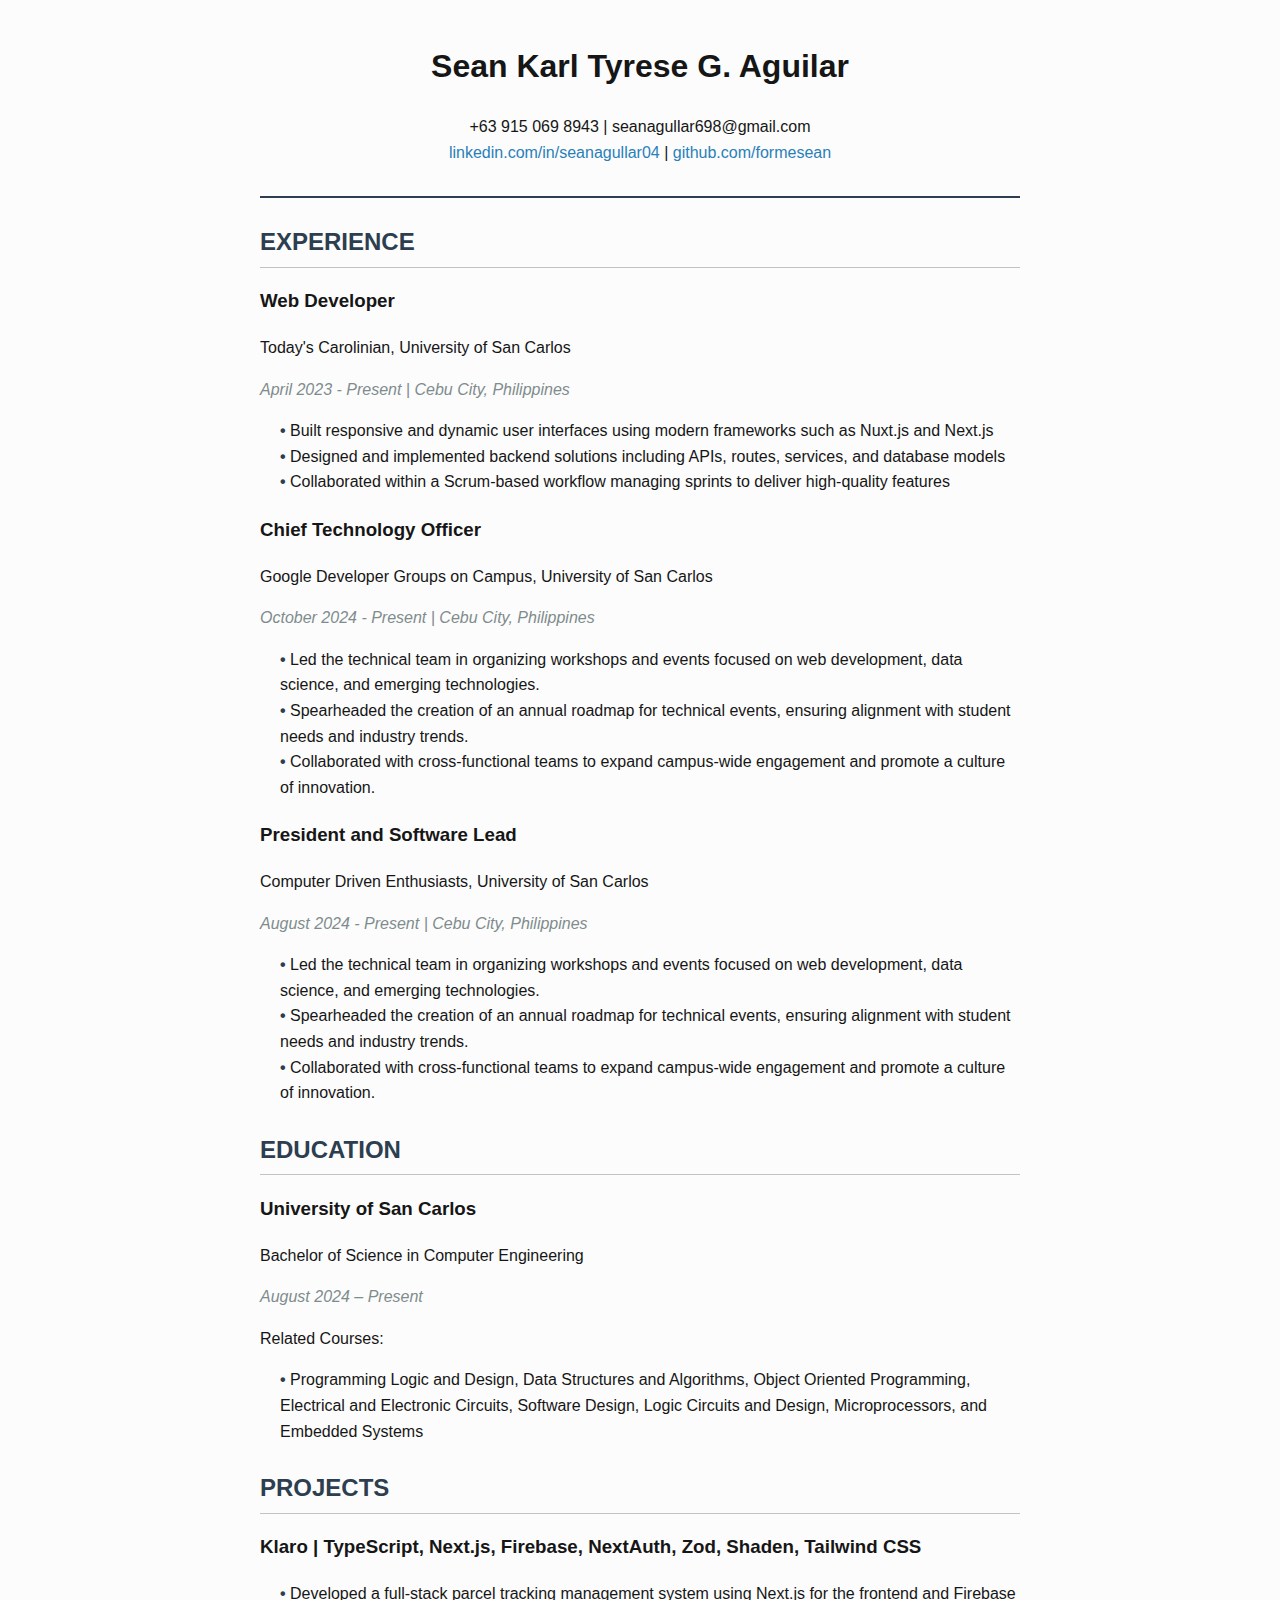
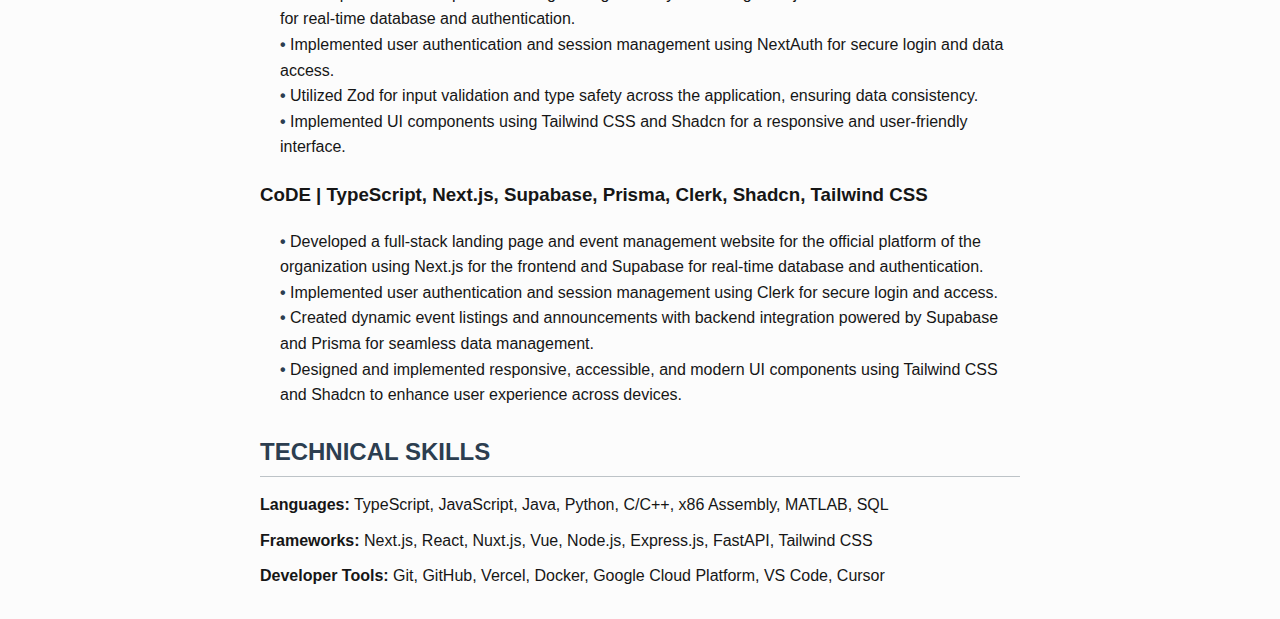
<file: index.html>
<!DOCTYPE html>
<html lang="en">
    <head>
        <meta charset="UTF-8" />
        <meta name="viewport" content="width=device-width, initial-scale=1.0" />
        <title>Sean Aguilar - Resume</title>
        <link rel="stylesheet" href="style.css">
    </head>
    <body>
        <div class="header">
            <h1>Sean Karl Tyrese G. Aguilar</h1>
            <p>
                +63 915 069 8943 | seanagullar698@gmail.com<br />
                <a href="linkedin.com/in/seanagullar04"
                    >linkedin.com/in/seanagullar04</a
                >
                | <a href="github.com/formesean">github.com/formesean</a>
            </p>
        </div>

        <h2 class="section-title">EXPERIENCE</h2>

        <div class="experience-item">
            <h3>Web Developer</h3>
            <p>Today's Carolinian, University of San Carlos</p>
            <div class="date-location">
                April 2023 - Present | Cebu City, Philippines
            </div>
            <ul>
                <li>
                    Built responsive and dynamic user interfaces using modern
                    frameworks such as Nuxt.js and Next.js
                </li>
                <li>
                    Designed and implemented backend solutions including APIs,
                    routes, services, and database models
                </li>
                <li>
                    Collaborated within a Scrum-based workflow managing sprints
                    to deliver high-quality features
                </li>
            </ul>
        </div>

        <div class="experience-item"></div>
            <h3>Chief Technology Officer</h3>
            <p>Google Developer Groups on Campus, University of San Carlos</p>
            <div class="date-location">
                October 2024 - Present | Cebu City, Philippines
            </div>
            <ul>
                <li>
                    Led the technical team in organizing workshops and events focused on web development, data science, and emerging technologies.
                </li>
                <li>
                    Spearheaded the creation of an annual roadmap for technical events, ensuring alignment with student needs and industry trends.
                </li>
                <li>
                    Collaborated with cross-functional teams to expand campus-wide engagement and promote a culture of innovation.
                </li>
            </ul>
        </div>

        <div class="experience-item"></div>
            <h3>President and Software Lead</h3>
            <p>Computer Driven Enthusiasts, University of San Carlos</p>
            <div class="date-location">
                August 2024 - Present | Cebu City, Philippines
            </div>
            <ul>
                <li>
                    Led the technical team in organizing workshops and events focused on web development, data science, and emerging technologies.
                </li>
                <li>
                    Spearheaded the creation of an annual roadmap for technical events, ensuring alignment with student needs and industry trends.
                </li>
                <li>
                    Collaborated with cross-functional teams to expand campus-wide engagement and promote a culture of innovation.
                </li>
            </ul>
        </div>

        <h2 class="section-title">EDUCATION</h2>
        <div class="experience-item">
            <h3>University of San Carlos</h3>
            <p>Bachelor of Science in Computer Engineering</p>
            <div class="date-location">August 2024 – Present</div>
            <p>Related Courses:</p>
            <ul>
                <li>
                    Programming Logic and Design, Data Structures and Algorithms, Object Oriented Programming, Electrical and Electronic Circuits, Software Design, Logic Circuits and Design, Microprocessors, and Embedded Systems
                </li>
            </ul>
        </div>

        <h2 class="section-title">PROJECTS</h2>
        <div class="project-item">
            <h3>
                Klaro | TypeScript, Next.js, Firebase, NextAuth, Zod, Shaden, Tailwind CSS
            </h3>
            <ul>
                <li>
                    Developed a full-stack parcel tracking management system using Next.js for the frontend and Firebase for real-time database and authentication.
                </li>
                <li>
                    Implemented user authentication and session management using NextAuth for secure login and data access.
                </li>
                <li>
                    Utilized Zod for input validation and type safety across the application, ensuring data consistency.
                </li>
                <li>
                    Implemented UI components using Tailwind CSS and Shadcn for a responsive and user-friendly interface.
                </li>
            </ul>
        </div>

        <div class="project-item"></div>
            <h3>
                CoDE | TypeScript, Next.js, Supabase, Prisma, Clerk, Shadcn, Tailwind CSS
            </h3>
            <ul>
                <li>
                    Developed a full-stack landing page and event management website for the official platform of the organization using Next.js for the frontend and Supabase for real-time database and authentication.
                </li>
                <li>
                    Implemented user authentication and session management using Clerk for secure login and access.
                </li>
                <li>
                    Created dynamic event listings and announcements with backend integration powered by Supabase and Prisma for seamless data management.
                </li>
                <li>
                    Designed and implemented responsive, accessible, and modern UI components using Tailwind CSS and Shadcn to enhance user experience across devices.
                </li>
            </ul>
        </div>

        <h2 class="section-title">TECHNICAL SKILLS</h2>
        <div class="skills-category">
            <strong>Languages:</strong> TypeScript, JavaScript, Java, Python, C/C++, x86 Assembly, MATLAB, SQL
        </div>
        <div class="skills-category">
            <strong>Frameworks:</strong> Next.js, React, Nuxt.js, Vue, Node.js, Express.js, FastAPI, Tailwind CSS
        </div>
        <div class="skills-category">
            <strong>Developer Tools:</strong> Git, GitHub, Vercel, Docker, Google Cloud Platform, VS Code, Cursor
        </div>
    </body>
</html>
</file>
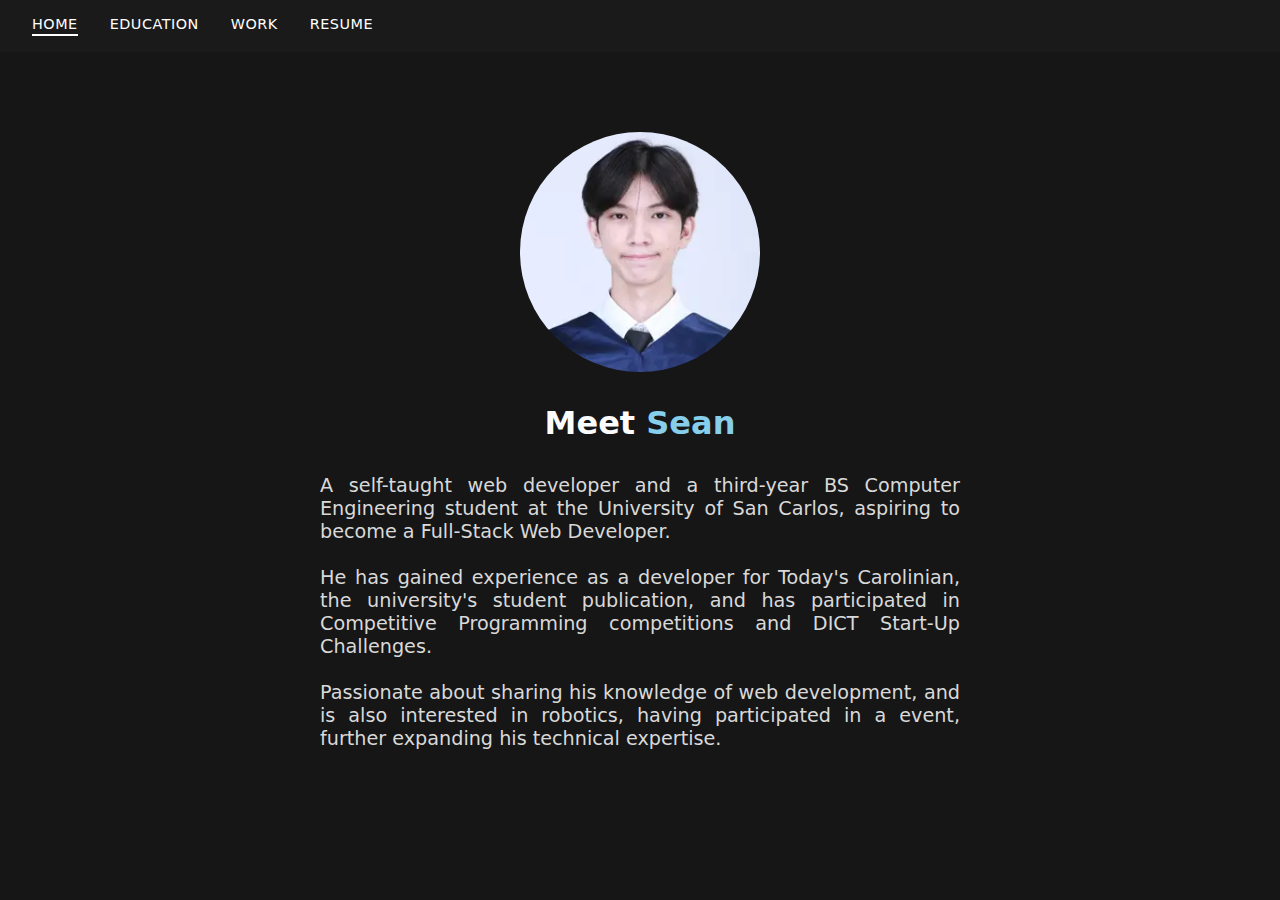
<file: PME/index.html>
<!DOCTYPE html>
<html lang="en">
  <head>
    <meta charset="UTF-8" />
    <meta name="viewport" content="width=device-width, initial-scale=1.0" />
    <link rel="stylesheet" href="style.css" />
    <title>SA | Home</title>
  </head>
  <body>
    <nav class="nav">
      <div class="nav-links">
        <a href="/PME/index.html" class="active">Home</a>
        <a href="/PME/education.html">Education</a>
        <a href="/PME/work.html">Work</a>
        <a href="/PME/resume.html">Resume</a>
      </div>
    </nav>

    <div class="hero">
      <img src="/PME/public/my-img.webp" class="hero-img" alt="Image of Sean" />
      <h3 class="hero-title">Meet <span class="hero-title-name">Sean</span></h3>
      <p class="hero-description">
        A self-taught web developer and a third-year BS Computer Engineering
        student at the University of San Carlos, aspiring to become a Full-Stack
        Web Developer.<br /><br />

        He has gained experience as a developer for Today's Carolinian, the
        university's student publication, and has participated in Competitive
        Programming competitions and DICT Start-Up Challenges.<br /><br />

        Passionate about sharing his knowledge of web development, and is also
        interested in robotics, having participated in a event, further
        expanding his technical expertise.
      </p>
    </div>
  </body>
</html>
</file>
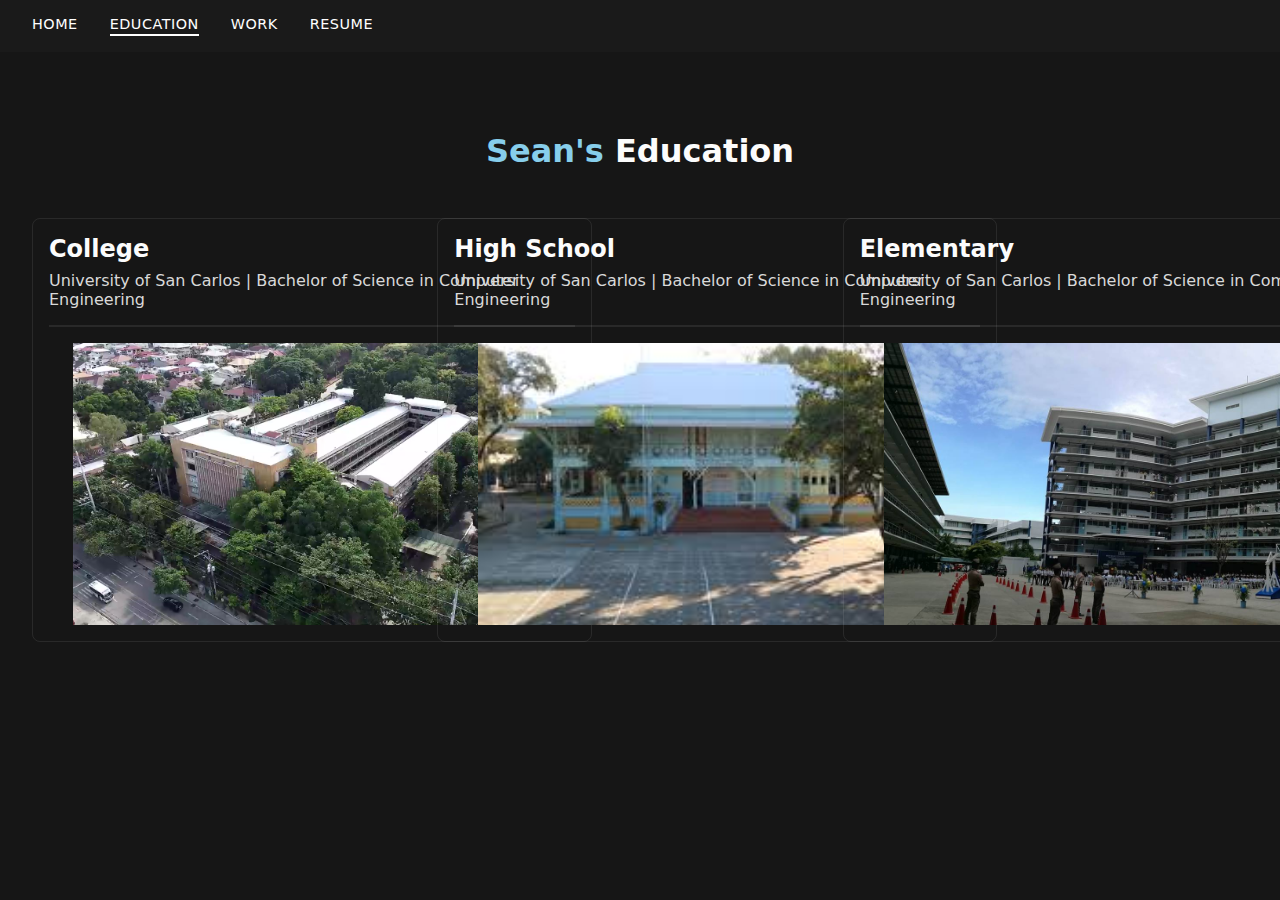
<file: PME/education.html>
<!DOCTYPE html>
<html lang="en">
  <head>
    <meta charset="UTF-8" />
    <meta name="viewport" content="width=device-width, initial-scale=1.0" />
    <link rel="stylesheet" href="style.css" />
    <title>SA | Education</title>
  </head>
  <body>
    <nav class="nav">
      <div class="nav-links">
        <a href="/PME/index.html">Home</a>
        <a href="/PME/education.html" class="active">Education</a>
        <a href="/PME/work.html">Work</a>
        <a href="/PME/resume.html">Resume</a>
      </div>
    </nav>

    <div class="hero">
      <h3 class="hero-title">
        <span class="hero-title-name">Sean's</span> Education
      </h3>
    </div>

    <div class="container">
      <div class="card-grid">
        <div class="card">
          <div class="card-title">College</div>
          <div class="card-description">
            University of San Carlos | Bachelor of Science in Computer
            Engineering
          </div>
          <hr />
          <div class="card-content">
            <img
              src="/PME/public/usc-img.jpg"
              alt="Image of University of San Carlos"
            />
          </div>
        </div>

        <div class="card">
          <div class="card-title">High School</div>
          <div class="card-description">
            University of San Carlos | Bachelor of Science in Computer
            Engineering
          </div>
          <hr />
          <div class="card-content">
            <img
              src="/PME/public/cic-img.jfif"
              alt="Image of University of San Carlos"
            />
          </div>
        </div>

        <div class="card">
          <div class="card-title">Elementary</div>
          <div class="card-description">
            University of San Carlos | Bachelor of Science in Computer
            Engineering
          </div>
          <hr />
          <div class="card-content">
            <img
              src="/PME/public/uclm-img.jpg_large"
              alt="Image of University of San Carlos"
            />
          </div>
        </div>
      </div>
    </div>
  </body>
</html>
</file>
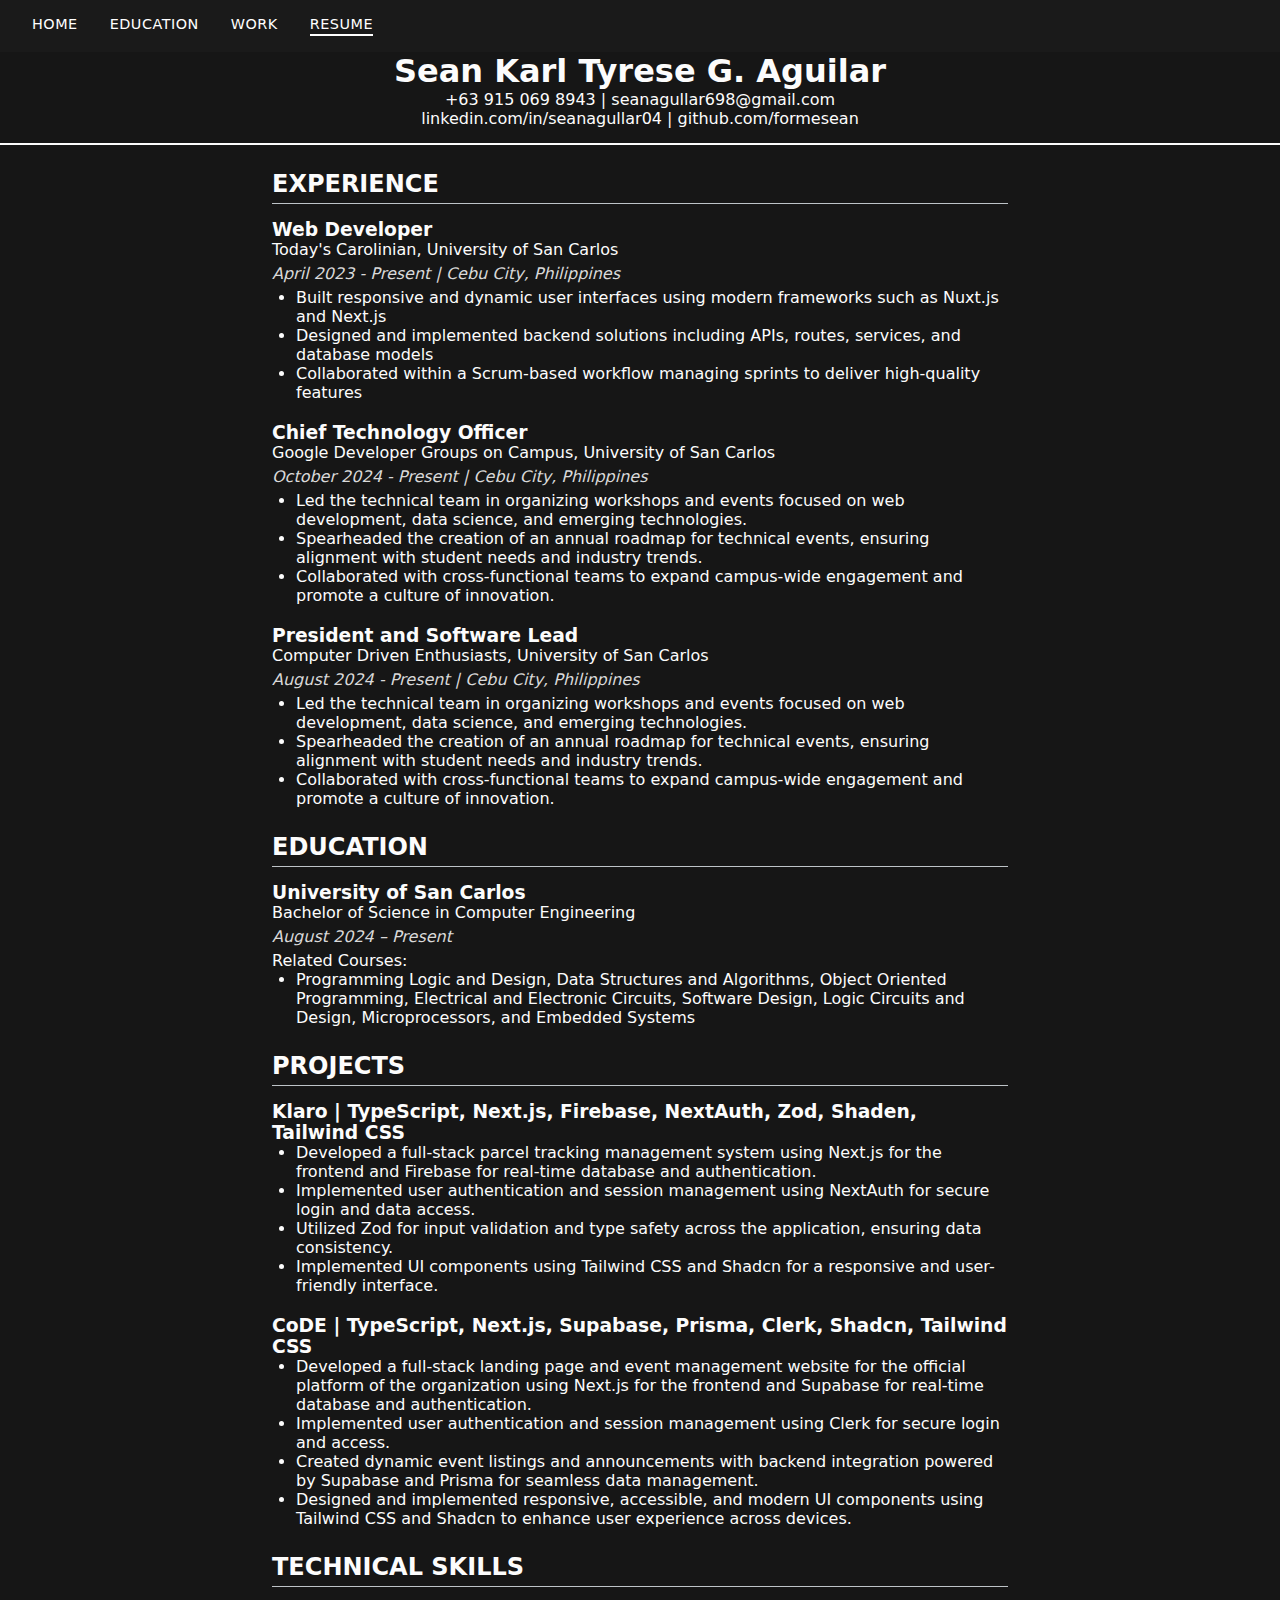
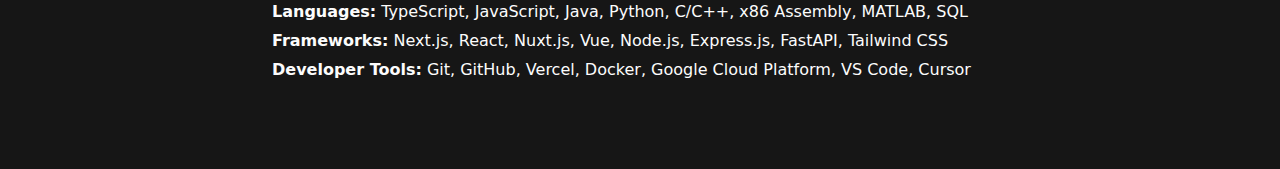
<file: PME/resume.html>
<!DOCTYPE html>
<html lang="en">
  <head>
    <meta charset="UTF-8" />
    <meta name="viewport" content="width=device-width, initial-scale=1.0" />
    <title>SA | Resume</title>
    <link rel="stylesheet" href="style.css" />
  </head>
  <body>
    <nav class="nav">
      <div class="nav-links">
        <a href="/PME/index.html">Home</a>
        <a href="/PME/education.html">Education</a>
        <a href="/PME/work.html">Work</a>
        <a href="/PME/resume.html" class="active">Resume</a>
      </div>
    </nav>
    <div class="header">
      <h1>Sean Karl Tyrese G. Aguilar</h1>
      <p>
        +63 915 069 8943 | seanagullar698@gmail.com<br />
        <a href="linkedin.com/in/seanagullar04"
          >linkedin.com/in/seanagullar04</a
        >
        | <a href="github.com/formesean">github.com/formesean</a>
      </p>
    </div>

    <section class="container-resume">
      <!-- Experience Section -->
      <section>
        <h2 class="section-title">EXPERIENCE</h2>
        <div class="experience-item">
          <h3>Web Developer</h3>
          <p>Today's Carolinian, University of San Carlos</p>
          <div class="date-location">
            April 2023 - Present | Cebu City, Philippines
          </div>
          <ul>
            <li>
              Built responsive and dynamic user interfaces using modern
              frameworks such as Nuxt.js and Next.js
            </li>
            <li>
              Designed and implemented backend solutions including APIs, routes,
              services, and database models
            </li>
            <li>
              Collaborated within a Scrum-based workflow managing sprints to
              deliver high-quality features
            </li>
          </ul>
        </div>

        <div class="experience-item">
          <h3>Chief Technology Officer</h3>
          <p>Google Developer Groups on Campus, University of San Carlos</p>
          <div class="date-location">
            October 2024 - Present | Cebu City, Philippines
          </div>
          <ul>
            <li>
              Led the technical team in organizing workshops and events focused
              on web development, data science, and emerging technologies.
            </li>
            <li>
              Spearheaded the creation of an annual roadmap for technical
              events, ensuring alignment with student needs and industry trends.
            </li>
            <li>
              Collaborated with cross-functional teams to expand campus-wide
              engagement and promote a culture of innovation.
            </li>
          </ul>
        </div>

        <div class="experience-item">
          <h3>President and Software Lead</h3>
          <p>Computer Driven Enthusiasts, University of San Carlos</p>
          <div class="date-location">
            August 2024 - Present | Cebu City, Philippines
          </div>
          <ul>
            <li>
              Led the technical team in organizing workshops and events focused
              on web development, data science, and emerging technologies.
            </li>
            <li>
              Spearheaded the creation of an annual roadmap for technical
              events, ensuring alignment with student needs and industry trends.
            </li>
            <li>
              Collaborated with cross-functional teams to expand campus-wide
              engagement and promote a culture of innovation.
            </li>
          </ul>
        </div>
      </section>

      <!-- Education Section -->
      <section>
        <h2 class="section-title">EDUCATION</h2>
        <div class="education-item">
          <h3>University of San Carlos</h3>
          <p>Bachelor of Science in Computer Engineering</p>
          <div class="date-location">August 2024 – Present</div>
          <p>Related Courses:</p>
          <ul>
            <li>
              Programming Logic and Design, Data Structures and Algorithms,
              Object Oriented Programming, Electrical and Electronic Circuits,
              Software Design, Logic Circuits and Design, Microprocessors, and
              Embedded Systems
            </li>
          </ul>
        </div>
      </section>

      <!-- Projects Section -->
      <section>
        <h2 class="section-title">PROJECTS</h2>
        <div class="project-item">
          <h3>
            Klaro | TypeScript, Next.js, Firebase, NextAuth, Zod, Shaden,
            Tailwind CSS
          </h3>
          <ul>
            <li>
              Developed a full-stack parcel tracking management system using
              Next.js for the frontend and Firebase for real-time database and
              authentication.
            </li>
            <li>
              Implemented user authentication and session management using
              NextAuth for secure login and data access.
            </li>
            <li>
              Utilized Zod for input validation and type safety across the
              application, ensuring data consistency.
            </li>
            <li>
              Implemented UI components using Tailwind CSS and Shadcn for a
              responsive and user-friendly interface.
            </li>
          </ul>
        </div>

        <div class="project-item">
          <h3>
            CoDE | TypeScript, Next.js, Supabase, Prisma, Clerk, Shadcn,
            Tailwind CSS
          </h3>
          <ul>
            <li>
              Developed a full-stack landing page and event management website
              for the official platform of the organization using Next.js for
              the frontend and Supabase for real-time database and
              authentication.
            </li>
            <li>
              Implemented user authentication and session management using Clerk
              for secure login and access.
            </li>
            <li>
              Created dynamic event listings and announcements with backend
              integration powered by Supabase and Prisma for seamless data
              management.
            </li>
            <li>
              Designed and implemented responsive, accessible, and modern UI
              components using Tailwind CSS and Shadcn to enhance user
              experience across devices.
            </li>
          </ul>
        </div>
      </section>

      <!-- Technical Skills Section -->
      <section>
        <h2 class="section-title">TECHNICAL SKILLS</h2>
        <div class="skills-category">
          <strong>Languages:</strong> TypeScript, JavaScript, Java, Python,
          C/C++, x86 Assembly, MATLAB, SQL
        </div>
        <div class="skills-category">
          <strong>Frameworks:</strong> Next.js, React, Nuxt.js, Vue, Node.js,
          Express.js, FastAPI, Tailwind CSS
        </div>
        <div class="skills-category">
          <strong>Developer Tools:</strong> Git, GitHub, Vercel, Docker, Google
          Cloud Platform, VS Code, Cursor
        </div>
      </section>
    </section>
  </body>
</html>
</file>
<file: style.css>
body {
  font-family: "Arial", sans-serif;
  box-sizing: border-box;
  line-height: 1.6;
  max-width: 800px;
  margin: 0 auto;
  padding: 20px;
  color: #161616;
  background-color: #fcfcfc;
}

.header {
  text-align: center;
  border-bottom: 2px solid #2c3e50;
  padding-bottom: 15px;
  margin-bottom: 25px;
}

.section-title {
  color: #2c3e50;
  border-bottom: 1px solid #bdc3c7;
  padding-bottom: 5px;
  margin: 25px 0 15px;
}

.experience-item,
.project-item {
  margin-bottom: 20px;
}

.date-location {
  font-style: italic;
  color: #7f8c8d;
  margin: 5px 0;
}

ul {
  padding-left: 20px;
  list-style-type: none;
}

ul li::before {
  content: "• ";
  color: #2c3e50;
  font-weight: bold;
}

.skills-category {
  margin: 10px 0;
}

a {
  color: #2980b9;
  text-decoration: none;
}

a:hover {
  text-decoration: underline;
}
</file>
<file: PME/style.css>
* {
  padding: 0px;
  margin: 0px;
  box-sizing: border-box;
}

body {
  font-family: system-ui, -apple-system, BlinkMacSystemFont, "Segoe UI", Roboto,
    Oxygen, Ubuntu, Cantarell, "Open Sans", "Helvetica Neue", sans-serif;
  background-color: #161616;
  color: #fcfcfc;
}

hr {
  margin: 1rem 0;
  border: 0.1px solid rgba(217, 217, 217, 0.1);
}
/* Navigation styles */
.nav {
  display: flex;
  align-items: center;
  padding: 1rem 2rem;
  background-color: #1a1a1a;
  position: sticky;
  top: 0;
  z-index: 100;
}

.nav-links {
  display: flex;
  gap: 2rem;
}

.nav-links a {
  color: #ffffff;
  text-decoration: none;
  text-transform: uppercase;
  font-weight: 500;
  font-size: 0.9rem;
  letter-spacing: 0.5px;
  position: relative;
  padding-bottom: 2px;
  transition: color 0.3s ease;
}

.nav-links a::after {
  content: "";
  position: absolute;
  bottom: 0;
  left: 0;
  width: 0;
  height: 2px;
  background-color: #ffffff;
  transition: width 0.3s ease;
}

.nav-links a:hover::after {
  width: 100%;
}

.nav-links a.active {
  border-bottom: 2px solid #ffffff;
}

/* Hero styles */
.hero {
  padding: 5rem 0 0;
  height: 100vh-20vh;
  display: flex;
  flex-direction: column;
  justify-content: center;
  align-items: center;
  gap: 2rem;
}

.hero-title {
  font-size: 2rem;
}

.hero-title-name {
  color: skyblue;
}

.hero-img {
  border-radius: 100%;
  width: 15rem;
  height: 15rem;
}

.hero-description {
  color: rgb(217, 217, 217);
  font-weight: 500;
  font-size: 1.2rem;
  width: 40rem;
  text-align: justify;
}

/* Container styles */
.container {
  max-width: 100%;
  margin: 2rem auto;
  padding: 0 1rem;
}

/* Card styles */
.card-grid {
  display: grid;
  grid-template-columns: repeat(auto-fit, minmax(300px, 1fr));
  gap: 0rem;
  padding: 1rem;
}
.card {
  border: 1.5px solid rgba(217, 217, 217, 0.1);
  border-radius: 0.5rem;
  padding: 1rem;
  width: 35rem;
  transition: transform 0.5s ease;
}

.card:hover {
  transform: scale(1.05);
}

.card-title {
  font-size: 1.5rem;
  font-weight: 700;
}

.card-description {
  padding-top: 0.5rem;
  color: rgb(217, 217, 217);
}

.card-content {
  padding-left: 1.5rem;
}

.card img {
  width: 100%;
  aspect-ratio: 16/9;
  object-fit: cover;
  display: block;
}

.card-content li {
  padding: 1rem 0;
}

/* Resume styles */
.header {
  text-align: center;
  border-bottom: 2px solid #fcfcfc;
  padding-bottom: 15px;
  margin-bottom: 25px;
}

.container-resume {
  max-width: 50rem;
  margin: 0 auto;
  padding: 0 2rem 5rem;
}

.section-title {
  color: #fcfcfc;
  border-bottom: 1px solid #bdc3c7;
  padding-bottom: 5px;
  margin: 25px 0 15px;
}

.experience-item,
.project-item {
  margin-bottom: 20px;
}

.date-location {
  font-style: italic;
  color: rgb(217, 217, 217);
  margin: 5px 0;
}

.experience-item ul,
.education-item ul,
.project-item ul {
  padding-left: 1.5rem;
}

.skills-category {
  margin: 10px 0;
}

.header a {
  color: #fcfcfc;
  text-decoration: none;
}

.header a:hover {
  text-decoration: underline;
}
</file>
